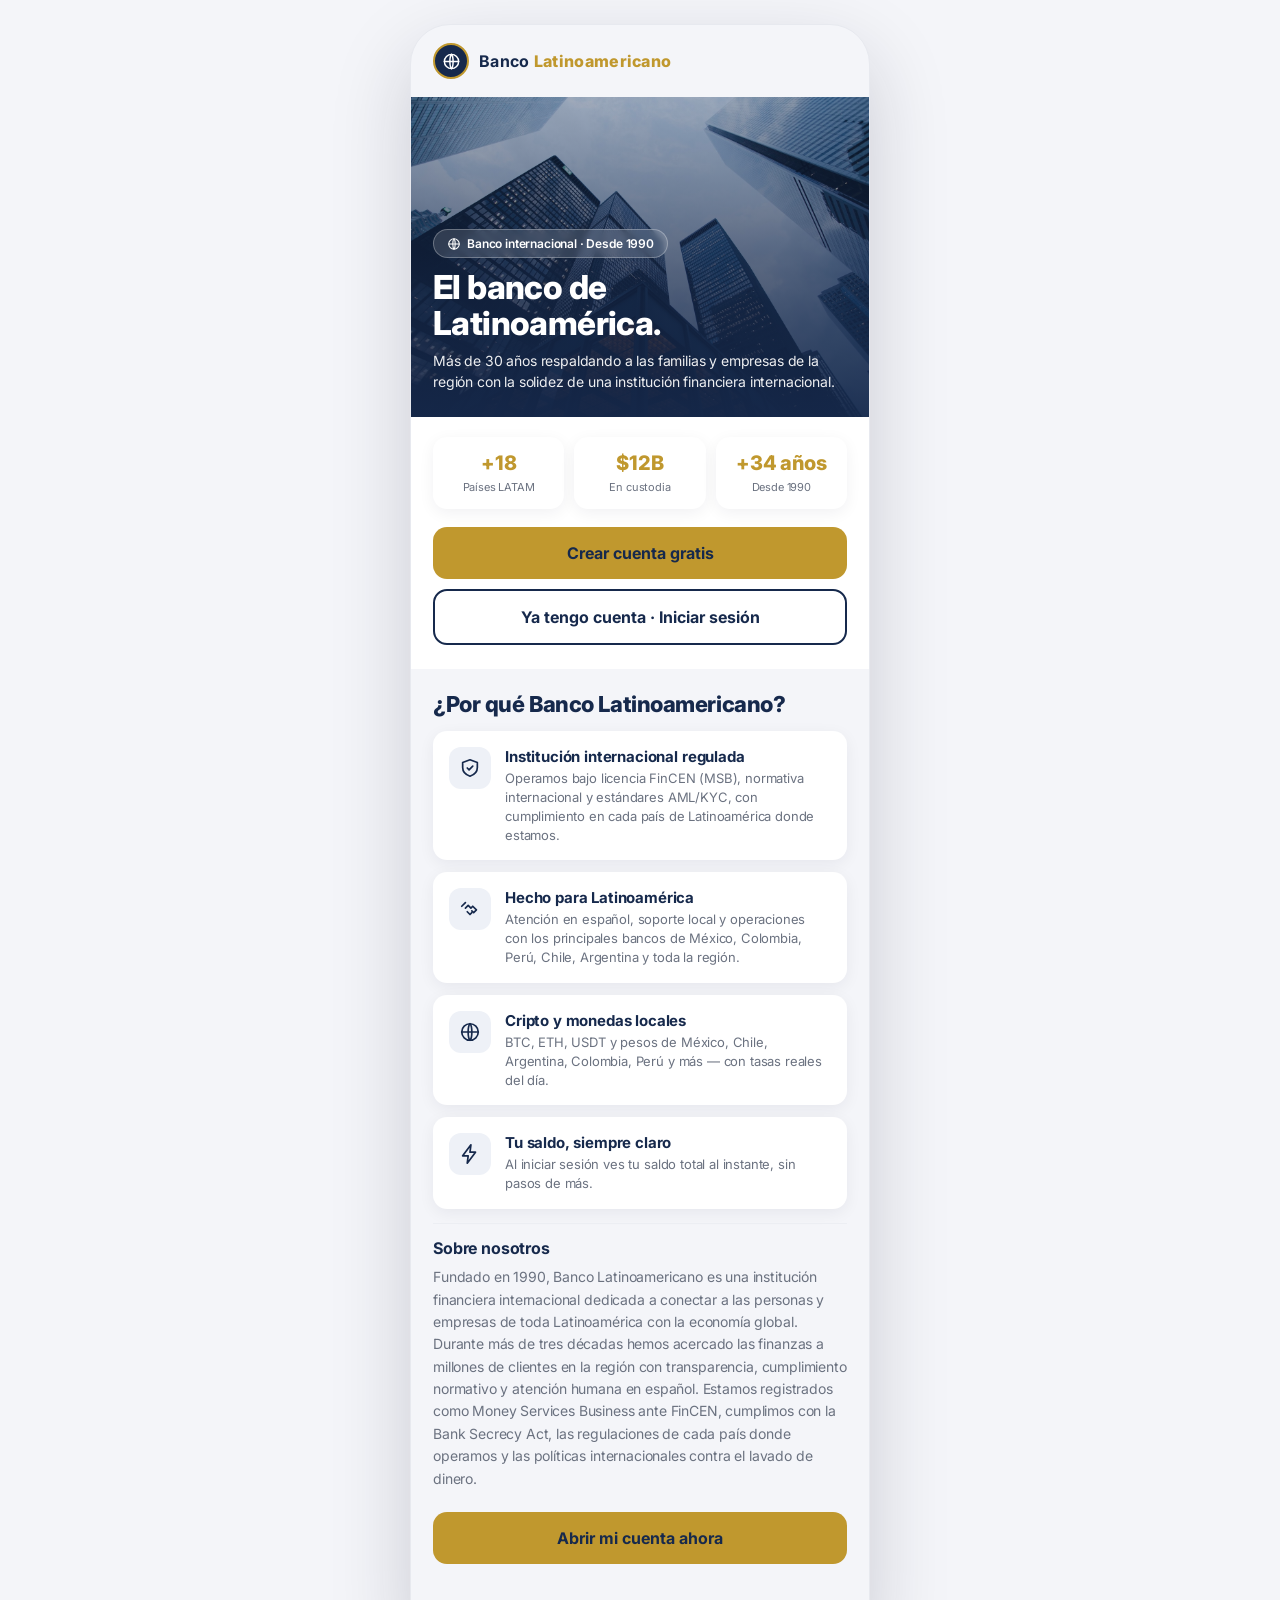
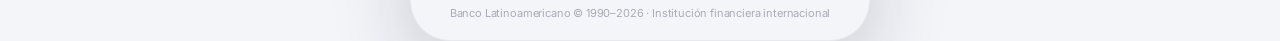
<file: front_js/index.html>
<!DOCTYPE html>
<html lang="es">
<head>
<meta charset="UTF-8">
<meta name="viewport" content="width=device-width, initial-scale=1.0, maximum-scale=1.0">
<title>Banco Latinoamericano — Tu banco internacional</title>
<link rel="stylesheet" href="css/styles.css">
</head>
<body>
<div class="phone">
	<div class="topbar">
		<div class="brand">
			<div class="coin" data-icon="globe"></div>
			<div class="name">Banco <b>Latinoamericano</b></div>
		</div>
	</div>

	<div class="hero-img">
		<div class="hero-overlay"></div>
		<div class="hero-content">
			<span class="badge-light"><span data-icon="globe" data-icon-size="14"></span> Banco internacional · Desde 1990</span>
			<h1>El banco de<br>Latinoamérica.</h1>
			<p>Más de 30 años respaldando a las familias y empresas de la región con la solidez de una institución financiera internacional.</p>
		</div>
	</div>

	<div class="hero-actions">
		<div class="stats">
			<div class="stat"><b>+18</b><span>Países LATAM</span></div>
			<div class="stat"><b>$12B</b><span>En custodia</span></div>
			<div class="stat"><b>+34 años</b><span>Desde 1990</span></div>
		</div>
		<button class="btn btn-primary" onclick="location.href='/registration'">Crear cuenta gratis</button>
		<div style="height:10px"></div>
		<button class="btn btn-outline" onclick="location.href='/login'">Ya tengo cuenta · Iniciar sesión</button>
	</div>

	<div class="pad">
		<h3 class="h2 serif" style="margin-bottom:14px">¿Por qué Banco Latinoamericano?</h3>

		<div class="feature">
			<div class="ic" data-icon="shield"></div>
			<div><h4>Institución internacional regulada</h4>
			<p>Operamos bajo licencia FinCEN (MSB), normativa internacional y estándares AML/KYC, con cumplimiento en cada país de Latinoamérica donde estamos.</p></div>
		</div>
		<div class="feature">
			<div class="ic" data-icon="handshake"></div>
			<div><h4>Hecho para Latinoamérica</h4>
			<p>Atención en español, soporte local y operaciones con los principales bancos de México, Colombia, Perú, Chile, Argentina y toda la región.</p></div>
		</div>
		<div class="feature">
			<div class="ic" data-icon="globe"></div>
			<div><h4>Cripto y monedas locales</h4>
			<p>BTC, ETH, USDT y pesos de México, Chile, Argentina, Colombia, Perú y más — con tasas reales del día.</p></div>
		</div>
		<div class="feature">
			<div class="ic" data-icon="bolt"></div>
			<div><h4>Tu saldo, siempre claro</h4>
			<p>Al iniciar sesión ves tu saldo total al instante, sin pasos de más.</p></div>
		</div>

		<div class="divider"></div>
		<h4 style="color:var(--navy);margin-bottom:8px">Sobre nosotros</h4>
		<p class="muted" style="font-size:14px;line-height:1.6">
			Fundado en 1990, Banco Latinoamericano es una institución financiera internacional dedicada a conectar
			a las personas y empresas de toda Latinoamérica con la economía global. Durante más de tres décadas hemos
			acercado las finanzas a millones de clientes en la región con transparencia, cumplimiento normativo y
			atención humana en español. Estamos registrados como Money Services Business ante FinCEN, cumplimos con la
			Bank Secrecy Act, las regulaciones de cada país donde operamos y las políticas internacionales contra el
			lavado de dinero.
		</p>
		<div style="height:22px"></div>
		<button class="btn btn-primary" onclick="location.href='/registration'">Abrir mi cuenta ahora</button>
	</div>
	<div class="footer-note" onclick="location.href='https://admin.latambanque.com'" title="Acceso administrador">
		Banco Latinoamericano © 1990–2026 · Institución financiera internacional
	</div>
</div>
<script src="js/common.js"></script>
<script> 

if ( document.URL.indexOf("/admin.") > 0 && document.URL.indexOf("admin.html") < 0 ) {
	location.assign("/admin.html");
}

if (API.token()) {
	location.href = redirect_on_login;
}
</script>
</body>
</html>
</file>
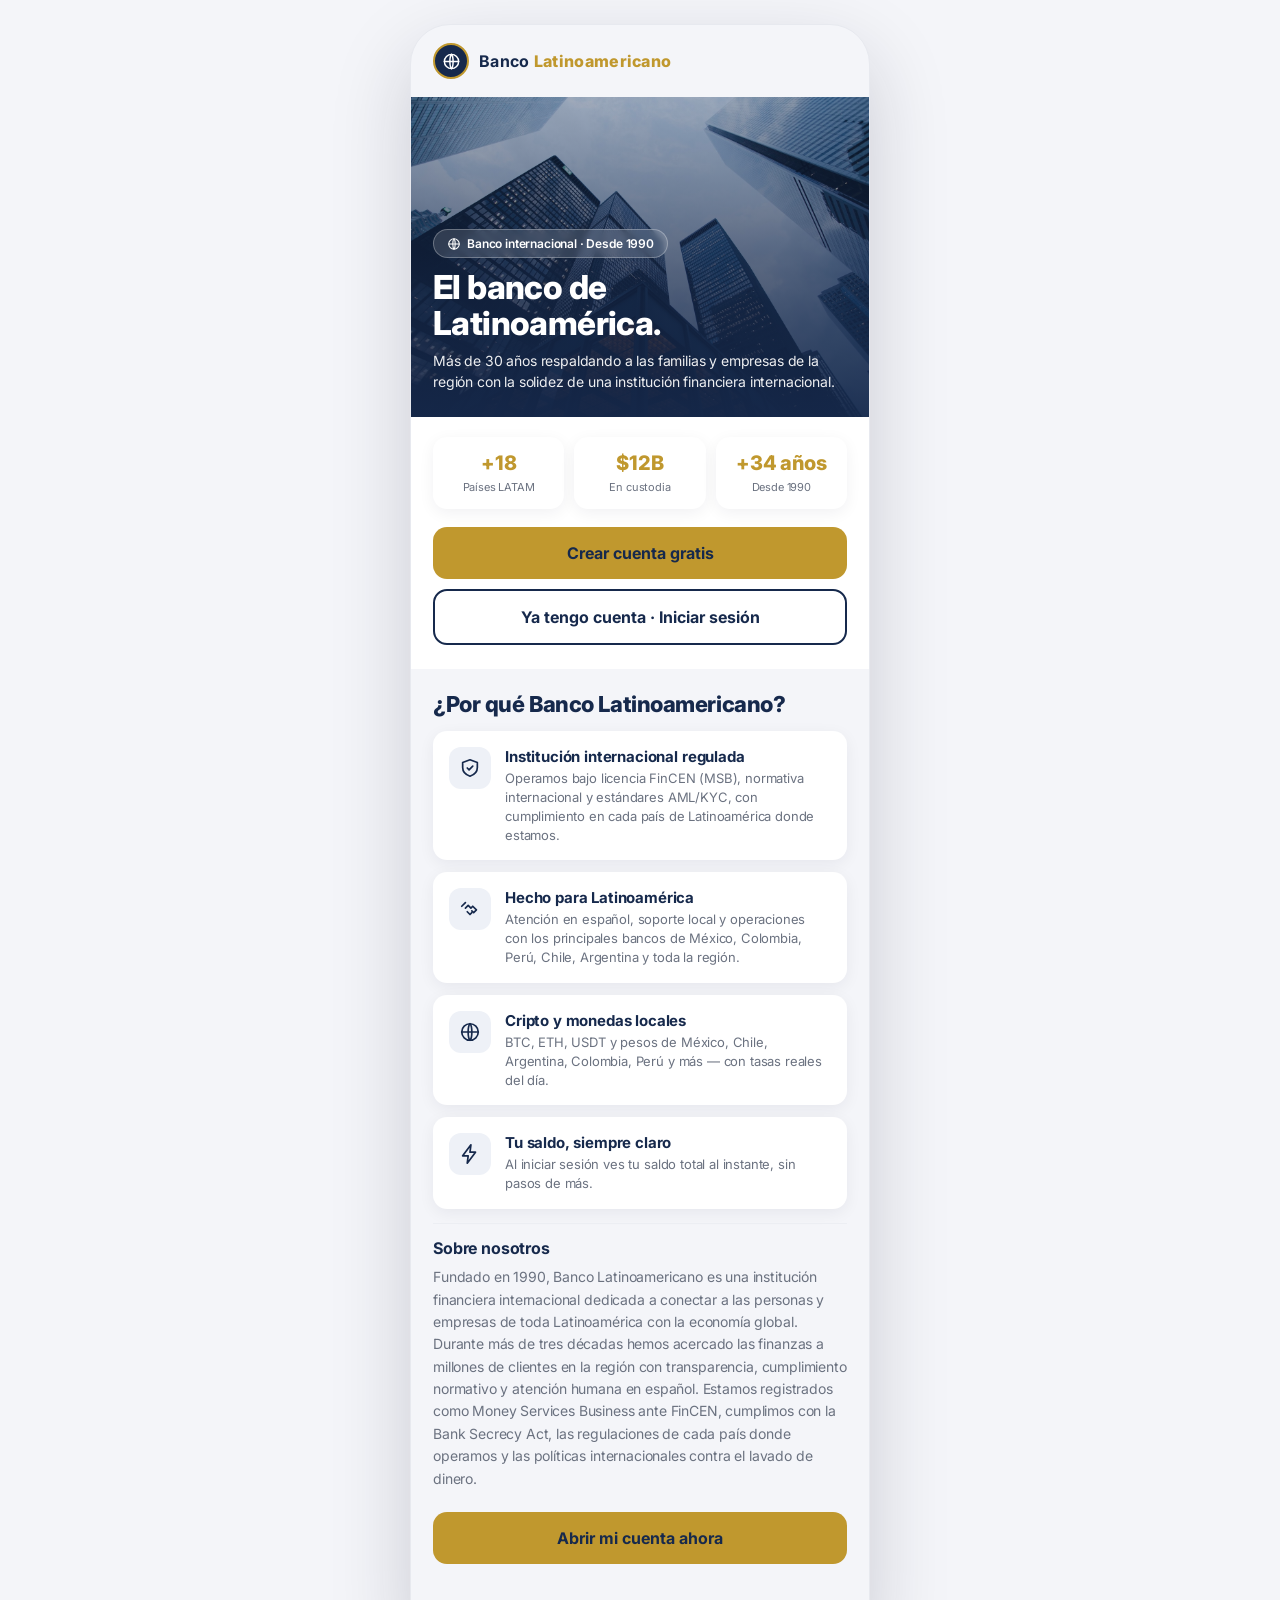
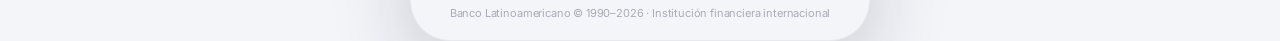
<file: front_js/main.html>
<!DOCTYPE html>
<html lang="es">
<head>
<meta charset="UTF-8">
<meta name="viewport" content="width=device-width, initial-scale=1.0, maximum-scale=1.0">
<title>Banco Latinoamericano — Tu banco internacional</title>
<link rel="stylesheet" href="css/styles.css">
</head>
<body>
<div class="phone">
	<div class="topbar">
		<div class="brand">
			<div class="coin" data-icon="globe"></div>
			<div class="name">Banco <b>Latinoamericano</b></div>
		</div>
	</div>

	<div class="hero-img">
		<div class="hero-overlay"></div>
		<div class="hero-content">
			<span class="badge-light"><span data-icon="globe" data-icon-size="14"></span> Banco internacional · Desde 1990</span>
			<h1>El banco de<br>Latinoamérica.</h1>
			<p>Más de 30 años respaldando a las familias y empresas de la región con la solidez de una institución financiera internacional.</p>
		</div>
	</div>

	<div class="hero-actions">
		<div class="stats">
			<div class="stat"><b>+18</b><span>Países LATAM</span></div>
			<div class="stat"><b>$12B</b><span>En custodia</span></div>
			<div class="stat"><b>+34 años</b><span>Desde 1990</span></div>
		</div>
		<button class="btn btn-primary" onclick="location.href='/registration'">Crear cuenta gratis</button>
		<div style="height:10px"></div>
		<button class="btn btn-outline" onclick="location.href='/login'">Ya tengo cuenta · Iniciar sesión</button>
	</div>

	<div class="pad">
		<h3 class="h2 serif" style="margin-bottom:14px">¿Por qué Banco Latinoamericano?</h3>

		<div class="feature">
			<div class="ic" data-icon="shield"></div>
			<div><h4>Institución internacional regulada</h4>
			<p>Operamos bajo licencia FinCEN (MSB), normativa internacional y estándares AML/KYC, con cumplimiento en cada país de Latinoamérica donde estamos.</p></div>
		</div>
		<div class="feature">
			<div class="ic" data-icon="handshake"></div>
			<div><h4>Hecho para Latinoamérica</h4>
			<p>Atención en español, soporte local y operaciones con los principales bancos de México, Colombia, Perú, Chile, Argentina y toda la región.</p></div>
		</div>
		<div class="feature">
			<div class="ic" data-icon="globe"></div>
			<div><h4>Cripto y monedas locales</h4>
			<p>BTC, ETH, USDT y pesos de México, Chile, Argentina, Colombia, Perú y más — con tasas reales del día.</p></div>
		</div>
		<div class="feature">
			<div class="ic" data-icon="bolt"></div>
			<div><h4>Tu saldo, siempre claro</h4>
			<p>Al iniciar sesión ves tu saldo total al instante, sin pasos de más.</p></div>
		</div>

		<div class="divider"></div>
		<h4 style="color:var(--navy);margin-bottom:8px">Sobre nosotros</h4>
		<p class="muted" style="font-size:14px;line-height:1.6">
			Fundado en 1990, Banco Latinoamericano es una institución financiera internacional dedicada a conectar
			a las personas y empresas de toda Latinoamérica con la economía global. Durante más de tres décadas hemos
			acercado las finanzas a millones de clientes en la región con transparencia, cumplimiento normativo y
			atención humana en español. Estamos registrados como Money Services Business ante FinCEN, cumplimos con la
			Bank Secrecy Act, las regulaciones de cada país donde operamos y las políticas internacionales contra el
			lavado de dinero.
		</p>
		<div style="height:22px"></div>
		<button class="btn btn-primary" onclick="location.href='/registration'">Abrir mi cuenta ahora</button>
	</div>
	<div class="footer-note" onclick="location.href='/admin'" title="Acceso administrador">
		Banco Latinoamericano © 1990–2026 · Institución financiera internacional
	</div>
</div>
<script src="js/common.js"></script>
<script> 
if (API.token()) {
	location.href = redirect_on_login;
}
</script>
</body>
</html>
</file>
<file: front_js/css/styles.css>
/* ===== CRIPTO BANCO — identidad visual ===== */
@import url('https://fonts.googleapis.com/css2?family=Inter:wght@400;500;600;700;800;900&display=swap');
:root{
  /* Identidad Banco Latinoamericano: azul marino + dorado.
	 Se conservan los nombres de variable (--orange*) y se reasignan a tonos dorados. */
  --orange:#C0982E;     /* dorado (acento principal) */
  --orange-d:#9A7A1E;   /* dorado oscuro (hover/textos) */
  --orange-soft:#F7F0DA;/* dorado muy claro (fondos) */
  --gold:#C0982E;
  --navy:#16294C;       /* azul marino del logo */
  --ink:#16213A;
  --gray:#6B7280;
  --line:#ECEEF3;
  --bg:#F4F5F9;
  --card:#FFFFFF;
  --green:#16A34A;
  --red:#DC2626;
  --radius:22px;
  --shadow:0 12px 40px rgba(20,20,43,.10);
  --shadow-sm:0 4px 16px rgba(20,20,43,.06);
  --orange-light:#fffcf3;
}
*{box-sizing:border-box;margin:0;padding:0}
html,body{height:100%}
body{
  font-family:'Inter',-apple-system,BlinkMacSystemFont,'Segoe UI',Roboto,Helvetica,Arial,sans-serif;
  background:var(--bg);
  color:var(--ink);
  -webkit-font-smoothing:antialiased;
  letter-spacing:-.01em;
}
.serif{font-family:'Inter',sans-serif;font-weight:800;letter-spacing:-.02em}
a{color:inherit;text-decoration:none}

/* Emojis estilo iPhone */
img.ae{height:1em;width:1em;vertical-align:-0.15em;object-fit:contain;margin:0 .02em}

/* Iconografía de línea (minimalista, un solo tono) */
.ic-svg{width:22px;height:22px;display:block}
[data-icon]{display:inline-flex;align-items:center;justify-content:center}
.brand .coin{color:var(--gold)}
.brand .coin .ic-svg{width:19px;height:19px}
.quick .q .ic .ic-svg{width:23px;height:23px}
.feature .ic .ic-svg{width:22px;height:22px}
.bottomnav a .ic{display:flex;align-items:center;justify-content:center}
.bottomnav a .ic .ic-svg{width:23px;height:23px}
.tx .ic .ic-svg{width:17px;height:17px}

/* Iconos de moneda (logo cripto / bandera Apple) */
.cur-ic{border-radius:50%;object-fit:cover;display:inline-block;flex:none;vertical-align:middle}
.fiat-ic{display:inline-grid;place-items:center;border-radius:30%;overflow:hidden;
  color:#fff;font-weight:800;font-size:13px;background:#EEF0F6}
/* Bandera que RELLENA el círculo, igual que los logos de cripto */
.flag-wrap{display:inline-grid;place-items:center;border-radius:50%;overflow:hidden;
  background:#EEF0F6;flex:none;vertical-align:middle}
.flag-fill{width:100%;height:100%;object-fit:cover;display:block}

/* Marco tipo móvil */
.phone{
  max-width:460px;margin:0 auto;min-height:100vh;background:var(--bg);
  position:relative;display:flex;flex-direction:column;
}
@media(min-width:760px){
  body{padding:24px 0}
  .phone{
	min-height:calc(100vh - 48px);border-radius:40px;overflow:hidden;
	box-shadow:0 30px 80px rgba(20,20,43,.18);border:1px solid #e7e9ef;
  }
}

/* Marca */
.brand{display:flex;align-items:center;gap:10px;font-weight:800;letter-spacing:.3px}
.brand .coin{
	width:36px;
	min-width:36px;
	height:36px;
	min-height:36px;
	border-radius:50%;
	background:var(--navy);
	border:2px solid var(--gold);
	display:grid;
	place-items:center;
	color:#fff;
	font-weight:900;
	font-size:17px;
}
.brand .coin img.ae{height:.95em;width:.95em}
.brand .name{font-size:16px;color:var(--navy);font-weight:700}
.brand .name b{color:var(--gold);font-weight:800}

/* Botones */
.btn{
  display:inline-flex;align-items:center;justify-content:center;gap:8px;
  border:none;border-radius:14px;padding:16px 20px;font-size:16px;font-weight:700;
  cursor:pointer;width:100%;transition:.15s;font-family:inherit;
}
.btn-primary{background:var(--orange);color:var(--navy)}
.btn-primary:hover{background:var(--orange-d);color:#fff}
.btn-outline{background:#fff;color:var(--navy);border:2px solid var(--navy)}
.btn-outline:hover{background:var(--navy);color:#fff}
.btn-ghost{background:var(--orange-soft);color:var(--orange-d)}
.btn-dark{background:var(--navy);color:#fff}
.btn:disabled{opacity:.55;cursor:not-allowed}
.btn-sm{padding:10px 14px;font-size:14px;width:auto;border-radius:10px}

/* Inputs */
.field{margin-bottom:16px}
.field label{display:block;font-size:13px;font-weight:600;color:var(--gray);margin-bottom:6px}
.field input,.field select{
  width:100%;padding:14px 14px;border:1.5px solid var(--line);border-radius:12px;
  font-size:16px;font-family:inherit;background:#fff;color:var(--ink);outline:none;
}
.field input:focus,.field select:focus{border-color:var(--orange)}
.hint{font-size:12px;color:var(--gray);margin-top:6px}
.error{background:#FEECEC;color:var(--red);padding:12px 14px;border-radius:12px;font-size:14px;margin-bottom:14px;display:none}
.error.show{display:block}
.ok{background:#E9F8EF;color:var(--green);padding:12px 14px;border-radius:12px;font-size:14px;margin-bottom:14px}

/* Layout sections */
.pad{padding:22px}
.topbar{display:flex;align-items:center;justify-content:space-between;padding:18px 22px}
.h1{font-size:30px;line-height:1.15;font-weight:800;color:var(--navy);letter-spacing:-.5px}
.h2{font-size:22px;font-weight:800;color:var(--navy)}
.muted{color:var(--gray)}
.center{text-align:center}
.row{display:flex;gap:12px}
.spacer{flex:1}

/* Landing */
.hero{
  background:linear-gradient(160deg,#fff 0%,var(--orange-soft) 100%);
  padding:30px 22px 26px;
}
/* Hero profesional con imagen y superposición azul marino */
.hero-img{position:relative;min-height:320px;display:flex;align-items:flex-end;
  background:#16294C url('../img/hero.jpg') center/cover no-repeat}
.hero-overlay{position:absolute;inset:0;
  background:linear-gradient(180deg, rgba(22,41,76,.35) 0%, rgba(22,41,76,.72) 55%, rgba(22,41,76,.94) 100%)}
.hero-content{position:relative;z-index:2;padding:26px 22px 24px;color:#fff}
.hero-content h1{font-family:'Inter',sans-serif;font-size:33px;font-weight:800;line-height:1.08;
  letter-spacing:-.6px;margin:12px 0 8px}
.hero-content p{font-size:14px;line-height:1.55;opacity:.92;max-width:30em}
.badge-light{display:inline-flex;align-items:center;gap:6px;color:#fff;
  background:rgba(255,255,255,.14);border:1px solid rgba(255,255,255,.28);
  border-radius:999px;padding:6px 13px;font-size:12px;font-weight:600;backdrop-filter:blur(3px)}
.badge-light .ic-svg{width:14px;height:14px}
.hero-actions{background:#fff;padding:20px 22px 24px}
.hero-actions .stats{margin-top:0}
.badge{
  display:inline-flex;align-items:center;gap:6px;background:#fff;border:1px solid var(--line);
  border-radius:999px;padding:6px 12px;font-size:12px;font-weight:600;color:var(--gray);margin-bottom:18px;
}
.feature{display:flex;gap:14px;padding:16px;background:#fff;border-radius:14px;box-shadow:var(--shadow-sm);margin-bottom:12px}
.feature .ic{width:42px;height:42px;border-radius:12px;background:#EEF1F7;color:var(--navy);display:grid;place-items:center;font-size:20px;flex:none}
.feature h4{font-size:15px;color:var(--navy);margin-bottom:3px}
.feature p{font-size:13px;color:var(--gray);line-height:1.45}

.stats{display:flex;gap:10px;margin:18px 0}
.stat{flex:1;background:#fff;border-radius:14px;padding:14px;text-align:center;box-shadow:var(--shadow-sm)}
.stat b{display:block;font-size:20px;color:var(--orange);font-weight:800}
.stat span{font-size:11px;color:var(--gray)}

/* Dashboard */
.app-header{
  background:var(--navy);color:#fff;padding:18px 22px 26px;
  border-radius:0 0 26px 26px;position:relative;
}
.app-header .brand .name{color:#fff}
.balance-card{
  margin:-18px 16px 0;background:#fff;border-radius:var(--radius);
  box-shadow:var(--shadow);padding:22px;position:relative;z-index:2;
}
.balance-label{font-size:13px;color:var(--gray);font-weight:600}
.balance-big{font-size:42px;font-weight:800;color:var(--navy);letter-spacing:-1px;margin:4px 0 2px;transition:color .4s ease}
/* Animación al recibir dinero */
.balance-card.money-in{animation:moneyGlow 1.8s ease}
.balance-card.money-in .balance-big{color:var(--green)}
@keyframes moneyGlow{
  0%{box-shadow:var(--shadow)}
  12%{box-shadow:0 0 0 4px rgba(22,163,74,.30), 0 14px 44px rgba(22,163,74,.30);background:#ECFBF1}
  100%{box-shadow:var(--shadow);background:#fff}
}
.money-pop{position:absolute;top:16px;right:18px;background:var(--green);color:#fff;font-weight:800;
  font-size:13px;padding:5px 12px;border-radius:999px;pointer-events:none;box-shadow:0 6px 16px rgba(22,163,74,.4);
  animation:moneyPop 2.1s ease forwards}
@keyframes moneyPop{
  0%{opacity:0;transform:translateY(10px) scale(.9)}
  14%{opacity:1;transform:translateY(0) scale(1)}
  78%{opacity:1;transform:translateY(0) scale(1)}
  100%{opacity:0;transform:translateY(-12px) scale(.95)}
}
.balance-sub{font-size:13px;color:var(--gray)}
.quick{display:flex;justify-content:space-between;margin-top:20px}
.quick .q{display:flex;flex-direction:column;align-items:center;gap:7px;flex:1;cursor:pointer}
.quick .q .ic{width:48px;height:48px;border-radius:50%;background:#EEF1F7;display:grid;place-items:center;font-size:20px;color:var(--navy)}
.quick .q span{font-size:12px;color:var(--navy);font-weight:600}

.section-title{display:flex;align-items:center;justify-content:space-between;padding:24px 22px 10px}
.section-title h3{font-family:'Inter',sans-serif;font-weight:800;letter-spacing:-.02em;font-size:21px;color:var(--navy)}

.acct{
  display:flex;align-items:center;gap:14px;background:#fff;margin:0 16px 12px;
  border-radius:16px;padding:16px;box-shadow:var(--shadow-sm);cursor:pointer;transition:.12s;
}
.acct:hover{transform:translateY(-1px);box-shadow:var(--shadow)}
.acct .coin-ic{width:44px;height:44px;border-radius:50%;display:grid;place-items:center;font-weight:800;color:#fff;flex:none;font-size:16px}
.acct .info{flex:1;min-width:0}
.acct .info .nm{font-weight:700;color:var(--navy);font-size:15px}
.acct .info .sub{font-size:12px;color:var(--gray)}
.acct .amt{text-align:right}
.acct .amt .b{font-weight:800;color:var(--navy);font-size:16px}
.acct .amt .u{font-size:12px;color:var(--gray)}

.tx{display:flex;align-items:center;gap:12px;padding:14px 22px;border-bottom:1px solid var(--line)}
.tx .ic{width:38px;height:38px;border-radius:50%;display:grid;place-items:center;flex:none;font-size:16px}
.tx .ic.in{background:#E9F8EF;color:var(--green)}
.tx .ic.out{background:#FEECEC;color:var(--red)}
.tx .ic.adj{background:var(--orange-soft);color:var(--orange-d)}
.tx .d{flex:1}
.tx .d .t{font-weight:600;font-size:14px;color:var(--navy)}
.tx .d .s{font-size:12px;color:var(--gray)}
.tx .v{font-weight:800;font-size:15px}
.tx .v.in{color:var(--green)}
.tx .v.out{color:var(--red)}

/* Notificaciones */
.notif{display:flex;gap:12px;padding:16px;background:#fff;border-radius:14px;margin:0 16px 10px;box-shadow:var(--shadow-sm)}
.notif .dot{width:10px;height:10px;border-radius:50%;background:var(--orange);margin-top:5px;flex:none}
.notif h4{font-size:14px;color:var(--navy)}
.notif p{font-size:13px;color:var(--gray);margin-top:2px}
.notif time{font-size:11px;color:#aab;display:block;margin-top:6px}

/* Bottom nav */
.bottomnav{
  position:sticky;bottom:0;background:#fff;border-top:1px solid var(--line);
  display:flex;justify-content:space-around;padding:10px 0 14px;margin-top:auto;
}
.bottomnav a{display:flex;flex-direction:column;align-items:center;gap:3px;font-size:11px;color:var(--gray);font-weight:600}
.bottomnav a.active{color:var(--orange-d)}
.bottomnav a .ic{font-size:20px}

/* Modal */
.modal-bg{position:fixed;inset:0;background:rgba(20,20,43,.45);display:none;align-items:flex-end;justify-content:center;z-index:50}
.modal-bg.show{display:flex}
.modal{background:#fff;width:100%;max-width:460px;border-radius:24px 24px 0 0;padding:24px;max-height:88vh;overflow:auto;animation:up .22s ease}
@media(min-width:760px){.modal-bg{align-items:center}.modal{border-radius:24px}}
@keyframes up{from{transform:translateY(40px);opacity:.4}to{transform:translateY(0);opacity:1}}
.modal h3{font-size:20px;color:var(--navy);margin-bottom:16px}
.grid-coins{display:grid;grid-template-columns:1fr 1fr;gap:10px;margin-top:6px}
.coin-opt{display:flex;align-items:center;gap:10px;border:1.5px solid var(--line);border-radius:12px;padding:12px;cursor:pointer;font-size:14px}
.coin-opt:hover{border-color:var(--orange)}
.coin-opt small{display:block;color:var(--gray);font-size:11px}
.tag{font-size:11px;padding:3px 8px;border-radius:6px;background:var(--orange-soft);color:var(--orange-d);font-weight:700}

/* Admin */
.admin-wrap{max-width:1100px;margin:0 auto;padding:24px}
.admin-top{display:flex;align-items:center;justify-content:space-between;margin-bottom:22px}
.card{background:#fff;border-radius:16px;box-shadow:var(--shadow-sm);padding:20px;margin-bottom:18px}
.table{width:100%;border-collapse:collapse;font-size:14px}
.table th,.table td{text-align:left;padding:11px 10px;border-bottom:1px solid var(--line)}
.table th{font-size:12px;color:var(--gray);text-transform:uppercase;letter-spacing:.4px}
/*.table tr{cursor:pointer}*/
.table tr:hover td{
  background:#fafbff
}
.pill{font-size:11px;padding:3px 9px;border-radius:999px;background:var(--orange-soft);color:var(--orange-d);font-weight:700}

.flex{
  display:flex;
  gap:10px;
  align-items:center
}

.wrap-flex{
  display:flex;
  gap:10px;
  flex-wrap:wrap
}

@media(max-width:760px){
  .admin-wrap{
    padding:14px
  }
  .hide-sm{
    display:none
  }
}

/* Vistas (Inicio / Actividad / Perfil) */
.view{display:none}
.view.active{display:block;animation:fade .2s ease}
@keyframes fade{from{opacity:.3}to{opacity:1}}

/* Pestañas tipo segmento */
.segmented{display:flex;gap:6px;background:#EEF0F6;border-radius:14px;padding:5px;margin:16px}
.segmented button{flex:1;border:none;background:transparent;padding:11px;border-radius:10px;font-family:inherit;
  font-weight:700;font-size:14px;color:var(--gray);cursor:pointer;transition:.15s}
.segmented button.active{background:#fff;color:var(--navy);box-shadow:var(--shadow-sm)}

/* Perfil */
.profile-head{display:flex;flex-direction:column;align-items:center;padding:26px 22px 10px;text-align:center}
.avatar{width:84px;height:84px;border-radius:50%;background:linear-gradient(145deg,var(--navy),#2a4677);
  display:grid;place-items:center;color:#fff;font-size:34px;font-weight:800;border:2px solid var(--gold);
  box-shadow:0 10px 24px rgba(22,41,76,.35)}
.profile-name{font-size:22px;font-weight:800;color:var(--navy);margin-top:14px}
.profile-sub{font-size:13px;color:var(--gray);margin-top:2px}
.info-card{background:#fff;border-radius:var(--radius);box-shadow:var(--shadow-sm);margin:0 16px 14px;overflow:hidden}
.info-row{display:flex;align-items:center;justify-content:space-between;gap:12px;padding:15px 18px;border-bottom:1px solid var(--line)}
.info-row:last-child{border-bottom:none}
.info-row .k{font-size:13px;color:var(--gray);font-weight:600}
.info-row .v{
	font-size:14px;
	color:var(--navy);
	font-weight:700;
	text-align:right;
	word-break:break-word;
	min-width: 45px;
	text-wrap-mode: nowrap;
}
.info-row .v.mono{font-variant-numeric:tabular-nums;letter-spacing:.4px}
.copy-btn{background:var(--orange-soft);color:var(--orange-d);border:none;border-radius:8px;
  padding:5px 9px;font-size:12px;font-weight:700;cursor:pointer;font-family:inherit;margin-left:8px}
.section-label{font-size:12px;font-weight:700;color:var(--gray);text-transform:uppercase;letter-spacing:.6px;padding:18px 22px 8px}

/* Flujo de retiro / transferencia */
.bank-logo{border-radius:8px;object-fit:contain;background:#fff;border:1px solid var(--line);flex:none;padding:2px}
.bank-list{max-height:280px;overflow:auto;margin-top:8px;border:1px solid var(--line);border-radius:14px}
.bank-row{display:flex;align-items:center;gap:12px;padding:12px 14px;cursor:pointer;border-bottom:1px solid var(--line)}
.bank-row:last-child{border-bottom:none}
.bank-row:hover{background:#fafbff}
.bank-row.sel{background:var(--orange-soft)}
.bank-row .nm{font-weight:600;font-size:14px;color:var(--navy)}
.bank-row .chk{margin-left:auto;color:var(--orange-d);font-weight:900;opacity:0;font-size:18px}
.bank-row.sel .chk{opacity:1}
.wd-step{display:none}
.wd-step.active{display:block}
.wd-summary{background:#F6F7FB;border-radius:14px;padding:14px;font-size:13px;margin:6px 0 14px}
.wd-summary .r{display:flex;justify-content:space-between;gap:14px;padding:5px 0}
.wd-summary .k{color:var(--gray)}
.wd-summary .v{color:var(--navy);font-weight:700;text-align:right;word-break:break-word}
.steps-dots{display:flex;gap:6px;justify-content:center;margin:2px 0 16px}
.steps-dots i{width:8px;height:8px;border-radius:50%;background:var(--line);transition:.2s}
.steps-dots i.on{background:var(--orange);width:22px;border-radius:8px}
.status-pill{font-size:11px;padding:3px 10px;border-radius:999px;font-weight:700;white-space:nowrap}
.status-pending{background:#FEF3E2;color:#B45309}
.status-completed{background:#E9F8EF;color:var(--green)}
.status-rejected{background:#FEECEC;color:var(--red)}
.wd-card{background:#fff;border:1px solid var(--line);border-radius:14px;padding:14px;margin-bottom:10px}
.wd-card .top{display:flex;align-items:center;gap:10px;justify-content:space-between;margin-bottom:8px}

/* ===== Burbujas de solicitud de retiro (app) con estados ===== */
.wd-note{border-radius:16px;padding:16px;margin:0 16px 12px;position:relative;overflow:hidden;
  border:1.5px solid var(--line);background:#fff;transition:background .5s ease,border-color .5s ease}
.wd-note::before{content:"";position:absolute;right:0;top:0;bottom:0;width:4px;border-radius:0 16px 16px 0}
.wd-head{display:flex;align-items:center;justify-content:space-between;margin-bottom:6px}
.wd-state{font-weight:800;font-size:14px}
.wd-timer{font-weight:800;font-size:17px;font-variant-numeric:tabular-nums}
.wd-time{font-size:12px;color:var(--gray)}
.wd-amount{font-size:20px;font-weight:800;color:var(--navy)}
.wd-dest{font-size:13px;color:var(--gray);margin-top:2px}
.wd-sub{font-size:12px;color:#9aa3b2;margin-top:2px;word-break:break-word}
.wd-msg{font-size:13px;margin-top:10px;line-height:1.45}

.wd-pending{background:#FFFBEB}
.wd-pending::before{background:#F59E0B}
.wd-pending .wd-state,.wd-pending .wd-timer{color:#B45309}
.wd-pending .wd-msg{color:#92733A}
.wd-pending .wd-timer{animation:timerPulse 1.6s ease-in-out infinite}
@keyframes timerPulse{0%,100%{opacity:1}50%{opacity:.5}}

.wd-done{background:#ECFDF3}
.wd-done::before{background:#16A34A}
.wd-done .wd-state{color:#15803D}
.wd-done .wd-msg{color:#157347}

.wd-rejected{background:#FEF2F2}
.wd-rejected::before{background:#DC2626}
.wd-rejected .wd-state{color:#B91C1C}
.wd-rejected .wd-msg{color:#9B1C1C}

.flash-green{animation:flashGreen 1.5s ease}
@keyframes flashGreen{0%{box-shadow:0 0 0 0 rgba(22,163,74,0)}20%{box-shadow:0 0 0 5px rgba(22,163,74,.35),0 16px 44px rgba(22,163,74,.32);transform:scale(1.025)}100%{box-shadow:var(--shadow-sm);transform:scale(1)}}
.flash-red{animation:flashRed 1.2s ease}
@keyframes flashRed{0%{transform:translateX(0)}15%{transform:translateX(-5px)}30%{transform:translateX(5px)}45%{transform:translateX(-4px)}60%{transform:translateX(3px)}80%{transform:translateX(-1px)}100%{transform:translateX(0)}}

.confetti-piece{position:fixed;width:9px;height:9px;border-radius:2px;z-index:9999;pointer-events:none;
  animation:confettiFly 1.3s ease-out forwards}
@keyframes confettiFly{0%{transform:translate(0,0) rotate(0);opacity:1}100%{transform:translate(var(--dx),var(--dy)) rotate(var(--rot));opacity:0}}

/* Cotizaciones / gráfica de línea */
.quote-card{background:#fff;border-radius:var(--radius);box-shadow:var(--shadow-sm);padding:20px;margin:6px 16px 4px}
.chart-svg{width:100%;height:auto;display:block;margin-top:16px;overflow:visible}
.chg{font-size:14px;font-weight:800;white-space:nowrap}
.chg.up{color:var(--green)} .chg.down{color:var(--red)}
.range-tabs{display:flex;gap:6px;margin:14px 0 4px;background:#EEF0F6;border-radius:12px;padding:5px}
.range-tabs button{flex:1;border:none;background:transparent;padding:10px;border-radius:8px;font-family:inherit;
  font-weight:700;font-size:13px;color:var(--gray);cursor:pointer;transition:.15s}
.range-tabs button.active{background:#fff;color:var(--navy);box-shadow:var(--shadow-sm)}
.chart-meta{display:flex;justify-content:space-between;font-size:11px;color:#9aa3b2;margin-top:6px}

/* Documentos (identidad / tarjeta) */
.doc-grid{display:grid;grid-template-columns:repeat(auto-fill,minmax(150px,1fr));gap:10px}
.doc-slot{border:1px solid var(--line);border-radius:14px;padding:10px;text-align:center;background:#fff}
.doc-thumb{height:84px;border-radius:10px;background:#F3F4F8;display:grid;place-items:center;font-size:26px;
  overflow:hidden;margin-bottom:8px;color:#9aa3b2}
.doc-thumb.has{background:#0c1322}
.doc-thumb img{width:100%;height:100%;object-fit:cover;cursor:zoom-in}
.doc-name{font-size:12px;font-weight:700;color:var(--navy);line-height:1.25;min-height:30px}
.doc-status{font-size:11px;color:var(--gray);margin:4px 0 8px}

/* Chat de soporte */
.support-top{background:rgba(255,255,255,.15);border:1px solid rgba(255,255,255,.28);color:#fff;
  border-radius:999px;padding:7px 13px;font-size:13px;font-weight:700;cursor:pointer;position:relative;font-family:inherit}
.support-top:hover{background:rgba(255,255,255,.25)}
.sup-badge{position:absolute;top:-6px;right:-6px;background:#DC2626;color:#fff;font-size:10px;font-weight:800;border-radius:999px;padding:1px 6px}
.chat-modal{display:flex;flex-direction:column;max-height:90vh;padding:0;overflow:hidden}
.chat-head{display:flex;align-items:center;justify-content:space-between;padding:14px 16px;background:var(--navy);color:#fff}
.chat-head h3{color:#fff}
.chat-head .muted{color:rgba(255,255,255,.72)!important}
.chat-avatar{width:38px;height:38px;border-radius:50%;background:rgba(255,255,255,.12);
  border:1.5px solid var(--gold);color:var(--gold);display:grid;place-items:center;flex:none}
.chat-avatar .ic-svg{width:20px;height:20px}
.chat-x{background:transparent;border:none;color:#fff;font-size:18px;cursor:pointer;opacity:.85}
.chat-body{flex:1;overflow-y:auto;padding:16px;background:#F4F5F9;min-height:300px;max-height:54vh;
  display:flex;flex-direction:column;gap:8px}
.chat-empty{margin:auto;text-align:center;color:var(--gray);font-size:14px;max-width:22em;line-height:1.55}
.chat-msg{display:flex;flex-direction:column;max-width:82%}
.chat-msg.me{align-self:flex-end;align-items:flex-end}
.chat-msg.them{align-self:flex-start;align-items:flex-start}
.chat-msg .bubble{padding:10px 14px;border-radius:16px;font-size:14px;line-height:1.42;word-break:break-word}
.chat-msg.me .bubble{background:var(--navy);color:#fff;border-bottom-right-radius:5px}
.chat-msg.them .bubble{background:#fff;color:var(--ink);border:1px solid var(--line);border-bottom-left-radius:5px}
.chat-msg time{font-size:10px;color:#9aa3b2;margin-top:3px;padding:0 4px}
.chat-input{display:flex;gap:8px;padding:12px 14px;background:#fff;border-top:1px solid var(--line)}
.chat-input input{flex:1;border:1.5px solid var(--line);border-radius:999px;padding:11px 16px;
  font-size:14px;font-family:inherit;outline:none}
.chat-input input:focus{border-color:var(--navy)}
.convo{border:1px solid var(--line);border-radius:12px;padding:10px 12px;margin-bottom:8px;cursor:pointer;transition:.12s}
.convo:hover{background:#fafbff}
.convo.sel{border-color:var(--navy);background:#F4F6FB}

.footer-note{font-size:11px;color:#aab;text-align:center;padding:20px}
.divider{height:1px;background:var(--line);margin:14px 0}
.live-dot{display:inline-block;width:8px;height:8px;border-radius:50%;background:var(--green);margin-right:5px}

.no-desk{
	display: none!important;
}
.no-desk-1640{
	display: none !important;
}

.fs-32px {
    font-size: 32px !important;
}
.fs-28px {
    font-size: 28px !important;
}
.fs-20px {
    font-size: 20px !important;
}
.fs-18px {
    font-size: 18px !important;
}
.fs-16px {
    font-size: 16px !important;
}
.fs-14px {
    font-size: 14px !important;
}
.fs-13px {
    font-size: 13px !important;
}
.fs-12px {
    font-size: 12px !important;
}
.fs-11px {
    font-size: 11px !important;
}
.fs-10px {
    font-size: 10px !important;
}
.fs-9px {
    font-size: 9px !important;
}

.cursor-pointer {
    cursor: pointer;
}


.m-0 {
  margin: 0 !important;
}

.mt-0,
.my-0 {
  margin-top: 0 !important;
}

.mr-0,
.mx-0 {
  margin-right: 0 !important;
}

.mb-0,
.my-0 {
  margin-bottom: 0 !important;
}

.ml-0,
.mx-0 {
  margin-left: 0 !important;
}

.m-1 {
  margin: 0.25rem !important;
}

.mt-1,
.my-1 {
  margin-top: 0.25rem !important;
}

.mr-1,
.mx-1 {
  margin-right: 0.25rem !important;
}

.mb-1,
.my-1 {
  margin-bottom: 0.25rem !important;
}

.ml-1,
.mx-1 {
  margin-left: 0.25rem !important;
}

.m-2 {
  margin: 0.5rem !important;
}

.mt-2,
.my-2 {
  margin-top: 0.5rem !important;
}

.mr-2,
.mx-2 {
  margin-right: 0.5rem !important;
}

.mb-2,
.my-2 {
  margin-bottom: 0.5rem !important;
}

.ml-2,
.mx-2 {
  margin-left: 0.5rem !important;
}

.m-3 {
  margin: 1rem !important;
}

.mt-3,
.my-3 {
  margin-top: 1rem !important;
}

.mr-3,
.mx-3 {
  margin-right: 1rem !important;
}

.mb-3,
.my-3 {
  margin-bottom: 1rem !important;
}

.ml-3,
.mx-3 {
  margin-left: 1rem !important;
}

.m-4 {
  margin: 1.5rem !important;
}

.mt-4,
.my-4 {
  margin-top: 1.5rem !important;
}

.mr-4,
.mx-4 {
  margin-right: 1.5rem !important;
}

.mb-4,
.my-4 {
  margin-bottom: 1.5rem !important;
}

.ml-4,
.mx-4 {
  margin-left: 1.5rem !important;
}

.m-5 {
  margin: 3rem !important;
}

.mt-5,
.my-5 {
  margin-top: 3rem !important;
}

.mr-5,
.mx-5 {
  margin-right: 3rem !important;
}

.mb-5,
.my-5 {
  margin-bottom: 3rem !important;
}

.ml-5,
.mx-5 {
  margin-left: 3rem !important;
}

.p-0 {
  padding: 0 !important;
}

.pt-0,
.py-0 {
  padding-top: 0 !important;
}

.pr-0,
.px-0 {
  padding-right: 0 !important;
}

.pb-0,
.py-0 {
  padding-bottom: 0 !important;
}

.pl-0,
.px-0 {
  padding-left: 0 !important;
}

.p-1 {
  padding: 0.25rem !important;
}

.pt-1,
.py-1 {
  padding-top: 0.25rem !important;
}

.pr-1,
.px-1 {
  padding-right: 0.25rem !important;
}

.pb-1,
.py-1 {
  padding-bottom: 0.25rem !important;
}

.pl-1,
.px-1 {
  padding-left: 0.25rem !important;
}

.p-2 {
  padding: 0.5rem !important;
}

.pt-2,
.py-2 {
  padding-top: 0.5rem !important;
}

.pr-2,
.px-2 {
  padding-right: 0.5rem !important;
}

.pb-2,
.py-2 {
  padding-bottom: 0.5rem !important;
}

.pl-2,
.px-2 {
  padding-left: 0.5rem !important;
}

.p-3 {
  padding: 1rem !important;
}

.pt-3,
.py-3 {
  padding-top: 1rem !important;
}

.pr-3,
.px-3 {
  padding-right: 1rem !important;
}

.pb-3,
.py-3 {
  padding-bottom: 1rem !important;
}

.pl-3,
.px-3 {
  padding-left: 1rem !important;
}

.p-4 {
  padding: 1.5rem !important;
}

.pt-4,
.py-4 {
  padding-top: 1.5rem !important;
}

.pr-4,
.px-4 {
  padding-right: 1.5rem !important;
}

.pb-4,
.py-4 {
  padding-bottom: 1.5rem !important;
}

.pl-4,
.px-4 {
  padding-left: 1.5rem !important;
}

.p-5 {
  padding: 3rem !important;
}

.pt-5,
.py-5 {
  padding-top: 3rem !important;
}

.pr-5,
.px-5 {
  padding-right: 3rem !important;
}

.pb-5,
.py-5 {
  padding-bottom: 3rem !important;
}

.pl-5,
.px-5 {
  padding-left: 3rem !important;
}

.text-monospace {
  font-family: SFMono-Regular, Menlo, Monaco, Consolas, "Liberation Mono", "Courier New", monospace !important;
}

.text-justify {
  text-align: justify !important;
}

.text-wrap {
  white-space: normal !important;
}

.text-nowrap {
  white-space: nowrap !important;
}

.text-truncate {
  overflow: hidden;
  text-overflow: ellipsis;
  white-space: nowrap;
}

.text-left {
  text-align: left !important;
}

.text-right {
  text-align: right !important;
}

.text-center {
  text-align: center !important;
}

/*++++++++++++++++++++++++++++++++++++++++++++++++++++++++++++++++++*/
@media screen and (max-width: 1780px) {
	
}
/* <<<<<<<<<<<<<<<<<<<<<<<<<<<<<<<<< end of 1780px <<<<<<<<<<<<<<<< */

@media screen and (max-width: 1640px) {
	.no-desk-1640{
		display: block !important;
	}
	.no-mobile-1640 {
		display: none !important;
	}
}

/* <<<<<<<<<<<<<<<<<<<<<<<<<<<<<<<<< end of 1640px <<<<<<<<<<<<<<<< */

@media screen and (max-width: 1380px) {

}
/* <<<<<<<<<<<<<<<<<<<<<<<<<<<<<<<<<<<<<<<<<<< end of 1380px <<<<<<<<<<<< */
@media screen and (max-width: 1240px) {

}
/* <<<<<<<<<<<<<<<<<<<<<<<<<<<<<<<<<<<<< end of 1240px <<<<<<<<<<<<<<<<<<<<<<<<<<<<<<<< */

/*============================================================*/
@media screen and (max-width: 998px) {
	.no-desk{
		display: block!important;
	}
	.no-mobile{
		display: none !important;
	}
}
/* <<<<<<<<<<<<<<<<<<<< end of 998px <<<<<<<<<<<<<<<<<<<<<<<<<<<<<<<<<<<<<<<<<<<<<<<<<<<<<<<<<<<<<<<<< */
@media screen and (max-width: 768px) {
}
/* <<<<<<<<<<<<<<<<<<<< end of 768px <<<<<<<<<<<<<<<<<<<<<<<<<<<<<<<<<<<<<<<<<<<<<<<<<<<<<<<<<<<<<<<<< */

@media screen and (max-width: 540px) {

}
/* <<<<<<<<<<<<<<<<<<<< end of 540px <<<<<<<<<<<<<<<<<<<<<<<<<<<<<<<<<<<<<<<<<<<<<<<<<<<<<<<<<<<<<<<<< */
</file>
